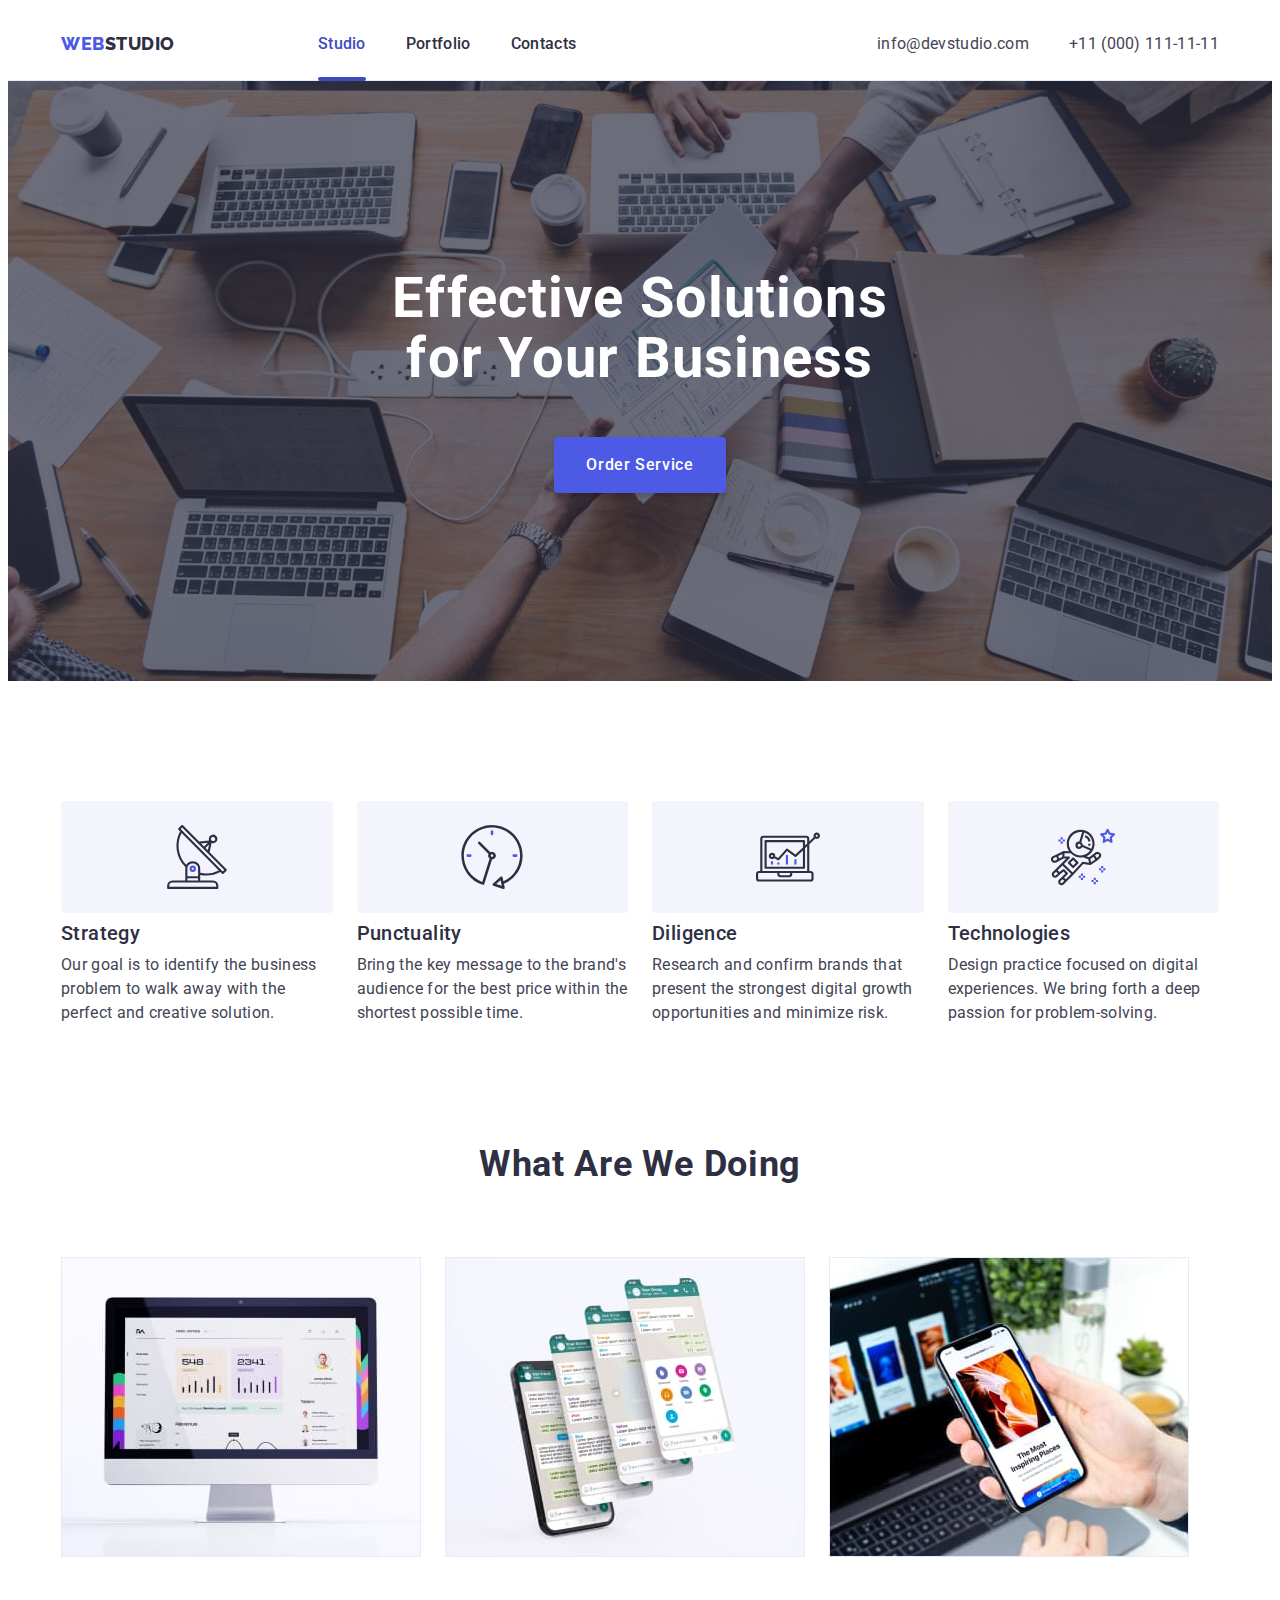
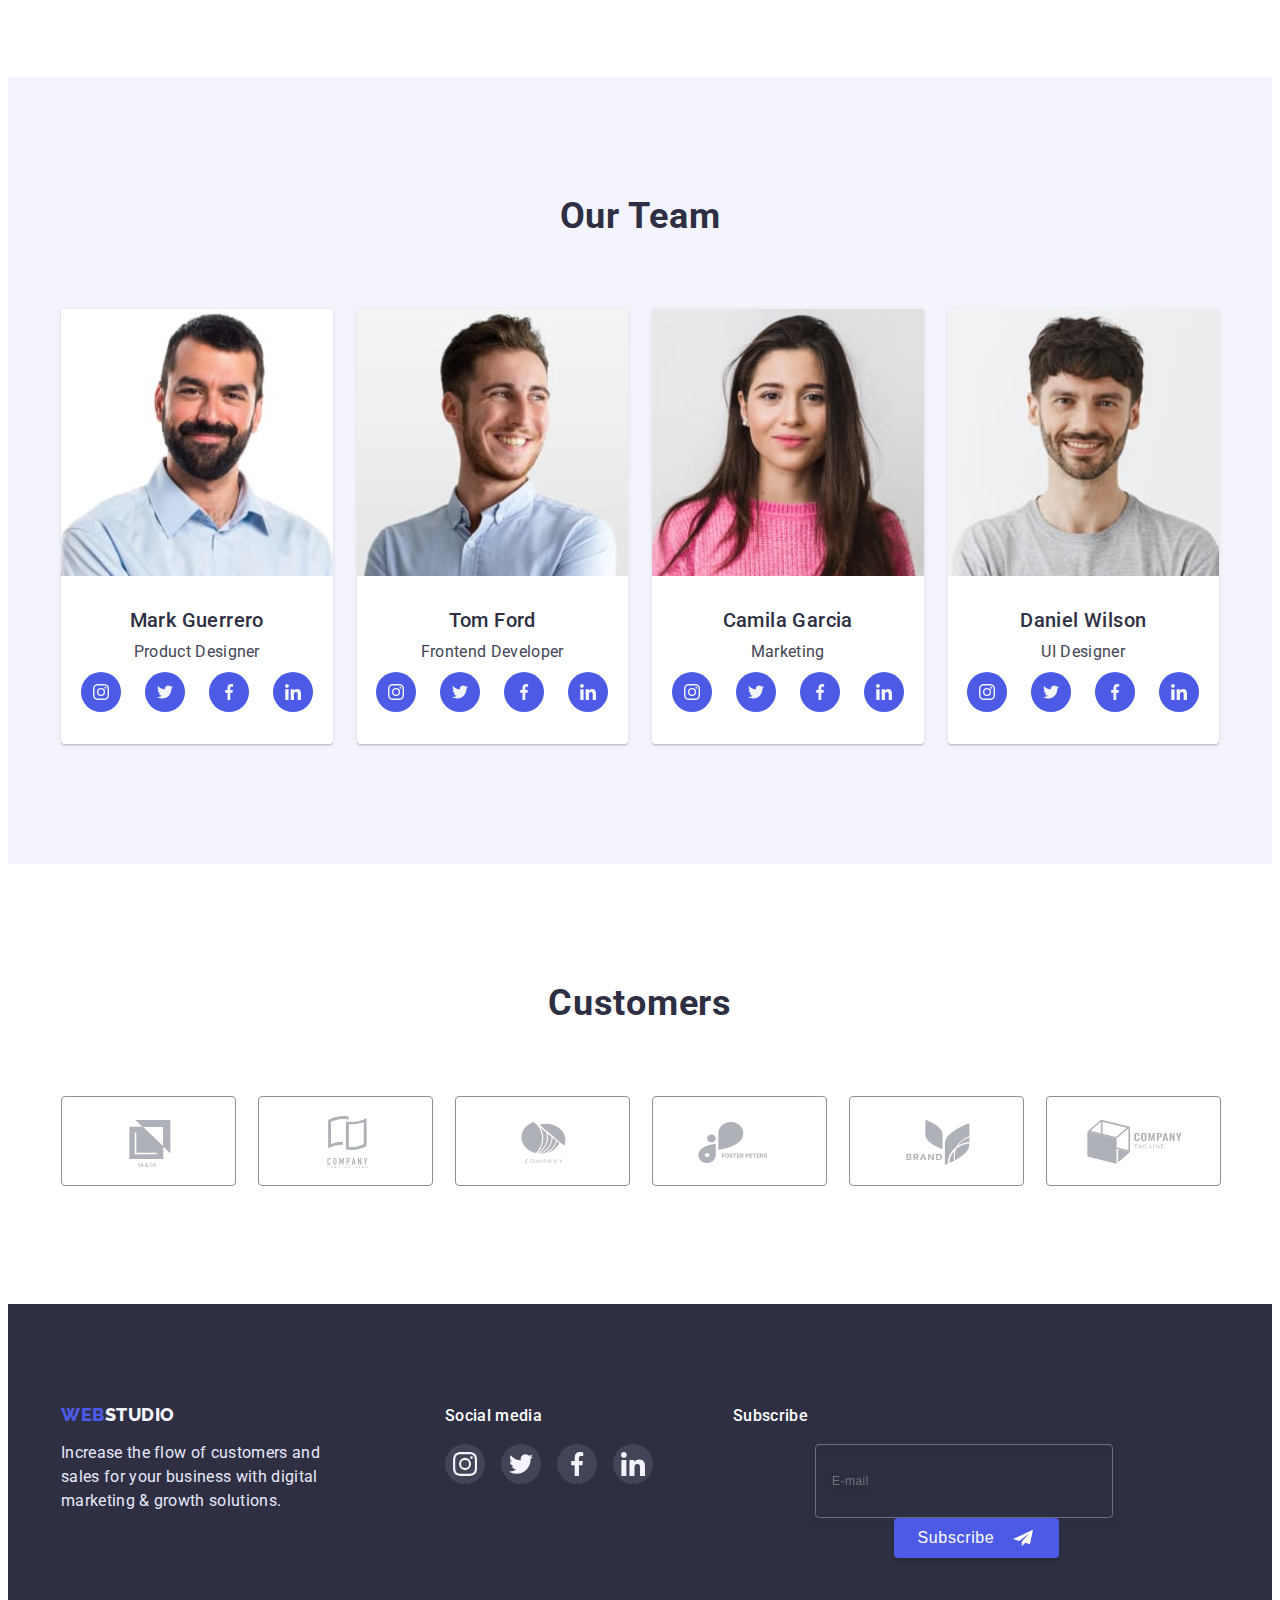
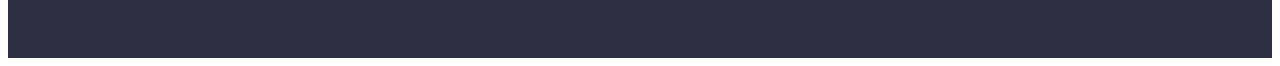
<file: index.html>
<!DOCTYPE html>
<html lang="en">
  <head>
    <meta charset="UTF-8" />
    <meta http-equiv="X-UA-Compatible" content="IE=edge" />
    <meta name="viewport" content="width=device-width, initial-scale=1.0" />
    <title>Main Page</title>
    <link rel="preconnect" href="https://fonts.googleapis.com" />
    <link rel="preconnect" href="https://fonts.gstatic.com" crossorigin />
    <link
      href="https://fonts.googleapis.com/css2?family=Raleway:wght@800&family=Roboto:wght@400;500;700&display=swap"
      rel="stylesheet"
    />
    <link
      rel="stylesheet"
      href="https://cdnjs.cloudflare.com/ajax/libs/modern-normalize/1.1.0/modern-normalize.min.css"
      integrity="sha512-wpPYUAdjBVSE4KJnH1VR1HeZfpl1ub8YT/NKx4PuQ5NmX2tKuGu6U/JRp5y+Y8XG2tV+wKQpNHVUX03MfMFn9Q=="
      crossorigin="anonymous"
      referrerpolicy="no-referrer"
    />
    <link rel="stylesheet" href="./css/styles.css" />
    <link rel="stylesheet" href="./css/mobile.css" />
    <link rel="stylesheet" href="./css/tablet.css" />
    <link rel="stylesheet" href="./css/desktop.css" />
  </head>

  <body class="body">
    <!-- comment header -->
    <header class="header">
      <div class="container header-container">
        <nav class="header-navigation">
          <a href="./index.html" class="heder-logo link"
            ><span class="header-part-logo">web</span>STUDIO</a
          >
          <ul class="header-list list">
            <li class="header-item">
              <a class="header-link link current" href="./index.html">Studio</a>
            </li>
            <li class="header-item">
              <a class="header-link link" href="./portfolio.html">Portfolio</a>
            </li>
            <li class="header-item">
              <a class="header-link link" href="">Contacts</a>
            </li>
          </ul>
        </nav>
        <ul class="header-contacts list">
          <li class="header-contacts-mail">
            <a class="header-mail link" href="mailto:info@devstudio.com"
              >info@devstudio.com</a
            >
          </li>
          <li class="header-contacts-tel">
            <a class="header-tel link" href="tel:+110001111111"
              >+11 (000) 111-11-11</a
            >
          </li>
        </ul>
        <button type="button" class="menu-open" data-menu-open>
          <svg class="menu-open-icon" width="32" height="22">
            <use
              href="./images/symbol-defs.svg#icon-charm_menu-hamburger"
            ></use>
          </svg>
        </button>
      </div>

      <div class="mob-menu is-hidden" data-menu>
        <div class="container-mob-menu">
          <div class="mob-menu-top">
            <button type="button" class="menu-close" data-menu-close>
              <svg class="menu-close-icon" width="8" height="8">
                <use href="./images/symbol-defs.svg#icon-Vector"></use>
              </svg>
            </button>
            <nav>
              <ul class="mob-menu-list list">
                <li class="mob-menu-item">
                  <a class="mob-menu-link link current" href="./index.html"
                    >Studio</a
                  >
                </li>
                <li class="mob-menu-item">
                  <a class="mob-menu-link link" href="./portfolio.html"
                    >Portfolio</a
                  >
                </li>
                <li class="mob-menu-item">
                  <a class="mob-menu-link link" href="">Contacts</a>
                </li>
              </ul>
            </nav>
          </div>
          <div class="mob-menu-botton">
            <ul class="mob-menu-contacts list">
              <li class="mob-menu-contacts-tel">
                <a class="mob-menu-tel link" href="tel:+110001111111"
                  >+11 (000) 111-11-11</a
                >
              </li>
              <li class="mob-menu-contacts-mail">
                <a class="mob-menu-mail link" href="mailto:info@devstudio.com"
                  >info@devstudio.com</a
                >
              </li>
            </ul>
            <ul class="mob-soc-list list">
              <li class="mob-soc-item">
                <a href="" class="mob-soc-link link">
                  <svg class="mob-soc-icon" width="16" height="16">
                    <use href="./images/symbol-defs.svg#icon-instagram"></use>
                  </svg>
                </a>
              </li>
              <li class="mob-soc-item">
                <a href="" class="mob-soc-link link">
                  <svg class="mob-soc-icon" width="16" height="16">
                    <use href="./images/symbol-defs.svg#icon-twitter"></use>
                  </svg>
                </a>
              </li>
              <li class="mob-soc-item">
                <a href="" class="mob-soc-link link">
                  <svg class="mob-soc-icon" width="16" height="16">
                    <use href="./images/symbol-defs.svg#icon-facebook"></use>
                  </svg>
                </a>
              </li>
              <li class="mob-soc-item">
                <a href="" class="mob-soc-link link">
                  <svg class="mob-soc-icon" width="16" height="16">
                    <use href="./images/symbol-defs.svg#icon-linkedin"></use>
                  </svg>
                </a>
              </li>
            </ul>
          </div>
        </div>
      </div>
    </header>
    <!-- comment main -->
    <main class="main">
      <!-- comment section 0 -->
      <section class="hero">
        <div class="container container-hero">
          <h1 class="hero-title">Effective Solutions for Your Business</h1>
          <button type="button" class="hero-btn" data-modal-open>
            Order Service
          </button>
        </div>
      </section>
      <!-- comment section 1 -->
      <section class="features section">
        <div class="container">
          <h2 class="visually-hidden">our features</h2>
          <ul class="features-list list">
            <li class="features-item antenna">
              <h3 class="features-title">Strategy</h3>
              <p class="features-after-title">
                Our goal is to identify the business problem to walk away with
                the perfect and creative solution.
              </p>
            </li>
            <li class="features-item clock">
              <h3 class="features-title">Punctuality</h3>
              <p class="features-after-title">
                Bring the key message to the brand's audience for the best price
                within the shortest possible time.
              </p>
            </li>
            <li class="features-item diagram">
              <h3 class="features-title">Diligence</h3>
              <p class="features-after-title">
                Research and confirm brands that present the strongest digital
                growth opportunities and minimize risk.
              </p>
            </li>
            <li class="features-item astronaut">
              <h3 class="features-title">Technologies</h3>
              <p class="features-after-title">
                Design practice focused on digital experiences. We bring forth a
                deep passion for problem-solving.
              </p>
            </li>
          </ul>
        </div>
      </section>
      <!-- comment section 2 -->
      <section class="examples section">
        <div class="container">
          <h2 class="examples-title">What are we doing</h2>
          <ul class="examples-list list">
            <li class="examples-item">
              <img
                src="./images/img0.jpg"
                alt="monitor"
                srcset="./images/img0.jpg 1x, ./images/img0-2x.jpg 2x"
                width="360"
                height="300"
              />
            </li>
            <li class="examples-item">
              <img
                src="./images/img1.jpg"
                alt="phone"
                srcset="./images/img1.jpg 1x, ./images/img1-2x.jpg 2x"
                width="360"
                height="300"
              />
            </li>
            <li class="examples-item">
              <img
                src="./images/img2.jpg"
                alt="monitor + phone"
                srcset="./images/img2.jpg 1x, ./images/img2-2x.jpg 2x"
                width="360"
                height="300"
              />
            </li>
          </ul>
        </div>
      </section>
      <!-- comment section 3 -->
      <section class="team section">
        <div class="container">
          <h2 class="team-title">Our Team</h2>
          <ul class="team-list list">
            <li class="team-item">
              <img
                src="./images/photoMarkGuerrero.jpg"
                alt="photo Mark Guerrero"
                srcset="
                  ./images/photoMarkGuerrero.jpg    1x,
                  ./images/photoMarkGuerrero-2x.jpg 2x
                "
                width="264"
                height="260"
              />
              <h3 class="team-subtitle">Mark Guerrero</h3>
              <p class="team-after-subtitle">Product Designer</p>
              <ul class="team-soc-list list">
                <li class="team-soc-item">
                  <a href="" class="team-soc-link link">
                    <svg class="team-soc-icon" width="16" height="16">
                      <use href="./images/symbol-defs.svg#icon-instagram"></use>
                    </svg>
                  </a>
                </li>
                <li class="team-soc-item">
                  <a href="" class="team-soc-link link">
                    <svg class="team-soc-icon" width="16" height="16">
                      <use href="./images/symbol-defs.svg#icon-twitter"></use>
                    </svg>
                  </a>
                </li>
                <li class="team-soc-item">
                  <a href="" class="team-soc-link link">
                    <svg class="team-soc-icon" width="16" height="16">
                      <use href="./images/symbol-defs.svg#icon-facebook"></use>
                    </svg>
                  </a>
                </li>
                <li class="team-soc-item">
                  <a href="" class="team-soc-link link">
                    <svg class="team-soc-icon" width="16" height="16">
                      <use href="./images/symbol-defs.svg#icon-linkedin"></use>
                    </svg>
                  </a>
                </li>
              </ul>
            </li>
            <li class="team-item">
              <img
                src="./images/photoTomFord.jpg"
                alt="photo Tom Ford"
                srcset="
                  ./images/photoTomFord.jpg    1x,
                  ./images/photoTomFord-2x.jpg 2x
                "
                width="264"
                height="260"
              />
              <h3 class="team-subtitle">Tom Ford</h3>
              <p class="team-after-subtitle">Frontend Developer</p>
              <ul class="team-soc-list list">
                <li class="team-soc-item">
                  <a href="" class="team-soc-link link">
                    <svg class="team-soc-icon" width="16" height="16">
                      <use href="./images/symbol-defs.svg#icon-instagram"></use>
                    </svg>
                  </a>
                </li>
                <li class="team-soc-item">
                  <a href="" class="team-soc-link link">
                    <svg class="team-soc-icon" width="16" height="16">
                      <use href="./images/symbol-defs.svg#icon-twitter"></use>
                    </svg>
                  </a>
                </li>
                <li class="team-soc-item">
                  <a href="" class="team-soc-link link">
                    <svg class="team-soc-icon" width="16" height="16">
                      <use href="./images/symbol-defs.svg#icon-facebook"></use>
                    </svg>
                  </a>
                </li>
                <li class="team-soc-item">
                  <a href="" class="team-soc-link link">
                    <svg class="team-soc-icon" width="16" height="16">
                      <use href="./images/symbol-defs.svg#icon-linkedin"></use>
                    </svg>
                  </a>
                </li>
              </ul>
            </li>
            <li class="team-item">
              <img
                src="./images/photoCamilaGarcia.jpg"
                alt="photo Camila Garcia"
                srcset="
                  ./images/photoCamilaGarcia.jpg    1x,
                  ./images/photoCamilaGarcia-2x.jpg 2x
                "
                width="264"
                height="260"
              />
              <h3 class="team-subtitle">Camila Garcia</h3>
              <p class="team-after-subtitle">Marketing</p>
              <ul class="team-soc-list list">
                <li class="team-soc-item">
                  <a href="" class="team-soc-link link">
                    <svg class="team-soc-icon" width="16" height="16">
                      <use href="./images/symbol-defs.svg#icon-instagram"></use>
                    </svg>
                  </a>
                </li>
                <li class="team-soc-item">
                  <a href="" class="team-soc-link link">
                    <svg class="team-soc-icon" width="16" height="16">
                      <use href="./images/symbol-defs.svg#icon-twitter"></use>
                    </svg>
                  </a>
                </li>
                <li class="team-soc-item">
                  <a href="" class="team-soc-link link">
                    <svg class="team-soc-icon" width="16" height="16">
                      <use href="./images/symbol-defs.svg#icon-facebook"></use>
                    </svg>
                  </a>
                </li>
                <li class="team-soc-item">
                  <a href="" class="team-soc-link link">
                    <svg class="team-soc-icon" width="16" height="16">
                      <use href="./images/symbol-defs.svg#icon-linkedin"></use>
                    </svg>
                  </a>
                </li>
              </ul>
            </li>
            <li class="team-item">
              <img
                src="./images/photoDanielWilson.jpg"
                alt="photo Daniel Wilson"
                srcset="
                  ./images/photoDanielWilson.jpg    1x,
                  ./images/photoDanielWilson-2x.jpg 2x
                "
                width="264"
                height="260"
              />
              <h3 class="team-subtitle">Daniel Wilson</h3>
              <p class="team-after-subtitle">UI Designer</p>
              <ul class="team-soc-list list">
                <li class="team-soc-item">
                  <a href="" class="team-soc-link link">
                    <svg class="team-soc-icon" width="16" height="16">
                      <use href="./images/symbol-defs.svg#icon-instagram"></use>
                    </svg>
                  </a>
                </li>
                <li class="team-soc-item">
                  <a href="" class="team-soc-link link">
                    <svg class="team-soc-icon" width="16" height="16">
                      <use href="./images/symbol-defs.svg#icon-twitter"></use>
                    </svg>
                  </a>
                </li>
                <li class="team-soc-item">
                  <a href="" class="team-soc-link link">
                    <svg class="team-soc-icon" width="16" height="16">
                      <use href="./images/symbol-defs.svg#icon-facebook"></use>
                    </svg>
                  </a>
                </li>
                <li class="team-soc-item">
                  <a href="" class="team-soc-link link">
                    <svg class="team-soc-icon" width="16" height="16">
                      <use href="./images/symbol-defs.svg#icon-linkedin"></use>
                    </svg>
                  </a>
                </li>
              </ul>
            </li>
          </ul>
        </div>
      </section>
    </main>
    <!-- comment section 4 -->
    <section class="customers section">
      <div class="container">
        <h2 class="customers-title">Customers</h2>
        <ul class="customers-list list">
          <li class="customers-item">
            <a href="" class="customers-link link">
              <svg class="customer-icon" width="104" height="56">
                <use href="./images/symbol-defs.svg#icon-Logo-0"></use>
              </svg>
            </a>
          </li>
          <li class="customers-item">
            <a href="" class="customers-link link">
              <svg class="customer-icon" width="104" height="56">
                <use href="./images/symbol-defs.svg#icon-Logo-1"></use>
              </svg>
            </a>
          </li>
          <li class="customers-item">
            <a href="" class="customers-link link">
              <svg class="customer-icon" width="104" height="56">
                <use href="./images/symbol-defs.svg#icon-Logo-2"></use>
              </svg>
            </a>
          </li>
          <li class="customers-item">
            <a href="" class="customers-link link">
              <svg class="customer-icon" width="104" height="56">
                <use href="./images/symbol-defs.svg#icon-Logo-3"></use>
              </svg>
            </a>
          </li>
          <li class="customers-item">
            <a href="" class="customers-link link">
              <svg class="customer-icon" width="104" height="56">
                <use href="./images/symbol-defs.svg#icon-Logo-4"></use>
              </svg>
            </a>
          </li>
          <li class="customers-item">
            <a href="" class="customers-link link">
              <svg class="customer-icon" width="104" height="56">
                <use href="./images/symbol-defs.svg#icon-Logo-5"></use>
              </svg>
            </a>
          </li>
        </ul>
      </div>
    </section>
    <!-- comment footer -->
    <footer class="footer">
      <div class="container footer-contacts">
        <div class="footer-tab">
          <div class="footer-first-colum">
            <a class="footer-logo link" href="./index.html"
              ><span class="footer-logo-web">web</span>studio</a
            >
            <div class="footer-logo-text">
              <p class="footer-text">
                Increase the flow of customers and sales for your business with
                digital marketing & growth solutions.
              </p>
            </div>
          </div>
          <div class="footer-soc">
            <div class="footer-media">
              <p class="media">Social media</p>
            </div>
            <ul class="footer-soc-list list">
              <li class="footer-soc-item">
                <a href="" class="footer-soc-link link">
                  <svg class="footer-soc-icon" width="24" height="24">
                    <use href="./images/symbol-defs.svg#icon-instagram"></use>
                  </svg>
                </a>
              </li>
              <li class="footer-soc-item">
                <a href="" class="footer-soc-link link">
                  <svg class="footer-soc-icon" width="24" height="24">
                    <use href="./images/symbol-defs.svg#icon-twitter"></use>
                  </svg>
                </a>
              </li>
              <li class="footer-soc-item">
                <a href="" class="footer-soc-link link">
                  <svg class="footer-soc-icon" width="24" height="24">
                    <use href="./images/symbol-defs.svg#icon-facebook"></use>
                  </svg>
                </a>
              </li>
              <li class="footer-soc-item">
                <a href="" class="footer-soc-link link">
                  <svg class="footer-soc-icon" width="24" height="24">
                    <use href="./images/symbol-defs.svg#icon-linkedin"></use>
                  </svg>
                </a>
              </li>
            </ul>
          </div>
        </div>
        <div class="subscribe-footer">
          <div class="subscribe-tab">
            <div class="subscribe">
              <p class="subscribe-media">Subscribe</p>
            </div>
            <div class="subscribe-fild">
              <form class="subscribe-form">
                <label for="subscribe-email" class="subscribe-text"></label>
                <input
                  type="email"
                  name="user-email"
                  class="subscribe-input"
                  placeholder="E-mail"
                  required
                />
                <div class="subscribe-wrap">
                  <button type="submit" class="subscribe-button">
                    Subscribe
                  </button>
                  <svg class="subscribe-icon" width="24" height="20">
                    <use href="./images/symbol-defs.svg#icon-icon-send"></use>
                  </svg>
                </div>
                <!-- </div> -->
              </form>
            </div>
          </div>
        </div>
      </div>
    </footer>
    <div class="backdrop is-hidden" data-modal>
      <!-- is-hidden -->
      <div class="modal">
        <button type="button" class="modal-close" data-modal-close>
          <svg class="modal-close-icon" width="8" height="8">
            <use href="./images/symbol-defs.svg#icon-Vector"></use>
          </svg>
        </button>
        <p class="modal-title">Leave your contacts and we will call you back</p>
        <form class="modal-form">
          <div class="modal-fild">
            <label for="user-name" class="input-text">Name</label>
            <div class="input-wrap">
              <input
                type="text"
                name="user-name"
                class="modal-input"
                placeholder=""
                required
              />
              <svg class="input-icon" width="18" height="18">
                <use href="./images/symbol-defs.svg#icon-person"></use>
              </svg>
            </div>
          </div>
          <div class="modal-fild">
            <label for="user-phone" class="input-text">Phone</label>
            <div class="input-wrap">
              <input
                type="tel"
                name="user-phone"
                class="modal-input"
                placeholder=""
                required
              />
              <svg class="input-icon" width="18" height="24">
                <use href="./images/symbol-defs.svg#icon-phone"></use>
              </svg>
            </div>
          </div>
          <div class="modal-fild">
            <label for="user-email" class="input-text">Email</label>
            <div class="input-wrap">
              <input
                type="email"
                name="user-email"
                class="modal-input"
                placeholder=""
                required
              />
              <svg class="input-icon" width="18" height="24">
                <use href="./images/symbol-defs.svg#icon-email"></use>
              </svg>
            </div>
          </div>
          <div class="modal-fild">
            <label for="user-text" class="input-text">Comment</label>
            <textarea
              name="user-text"
              id="user-text"
              class="modal-comment"
              placeholder="Text input"
            ></textarea>
          </div>
          <div class="modal-fild">
            <input
              type="checkbox"
              name="privacy"
              id="privacy"
              value="true"
              class="input-check visually-hidden"
            />
            <label for="privacy" class="check-text">
              <span>
                <svg class="check-icon" width="10" height="8">
                  <use href="./images/symbol-defs.svg#icon-Vectorcheck-1"></use>
                </svg>
              </span>
              I accept the terms and conditions of the
              <a href="" class="privacy">Privacy Policy</a>
            </label>
          </div>
          <div class="submit-button1">
            <button type="submit" class="submit-button">Send</button>
          </div>
        </form>
      </div>
    </div>
    <script src="./js/modal.js"></script>
    <script src="./js/menu.js"></script>
  </body>
</html>
</file>
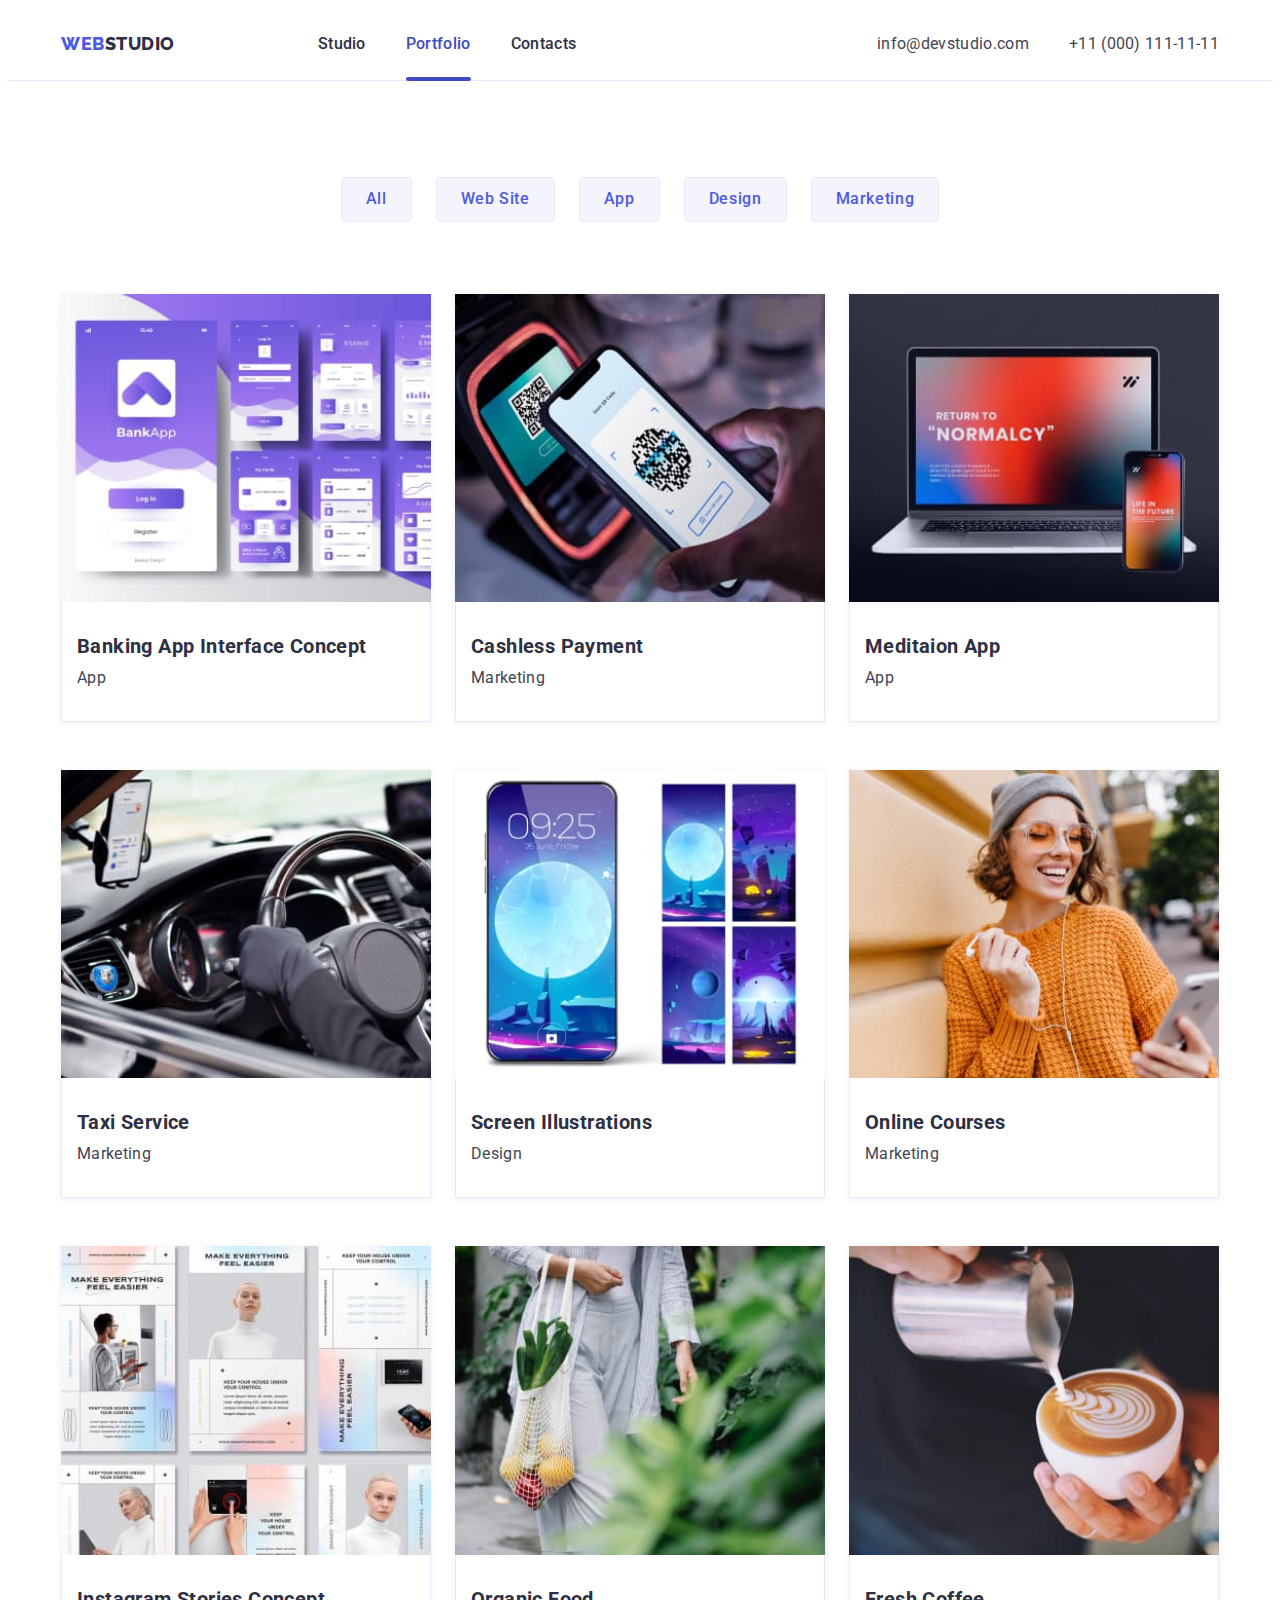
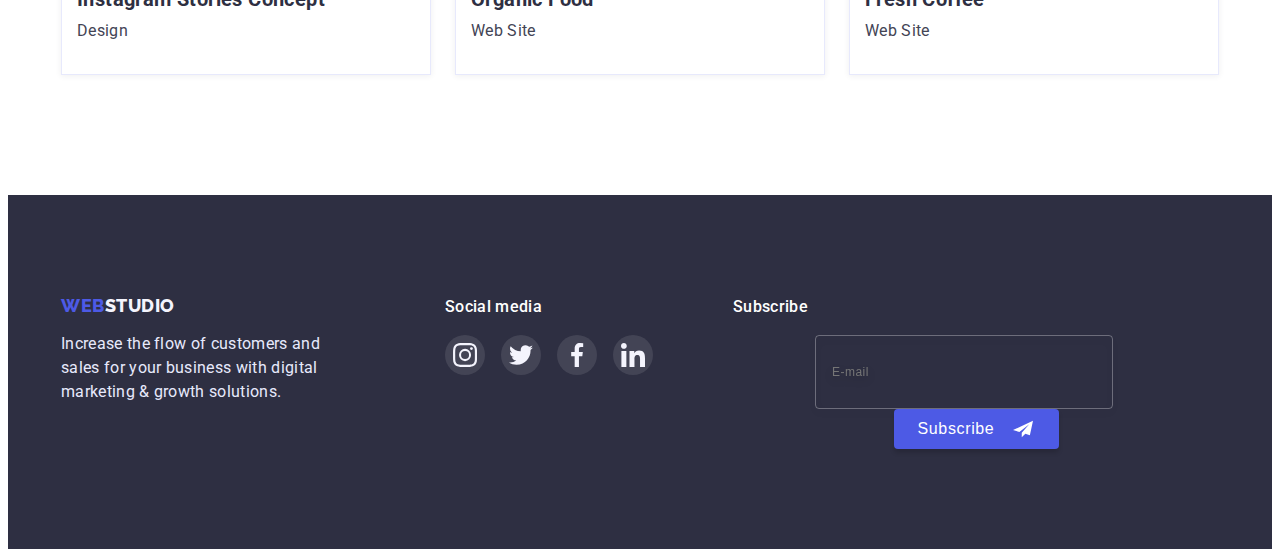
<file: portfolio.html>
<!DOCTYPE html>
<html lang="en">
  <head>
    <meta charset="UTF-8" />
    <meta http-equiv="X-UA-Compatible" content="IE=edge" />
    <meta name="viewport" content="width=device-width, initial-scale=1.0" />
    <title>Portfolio</title>
    <link rel="preconnect" href="https://fonts.googleapis.com" />
    <link rel="preconnect" href="https://fonts.gstatic.com" crossorigin />
    <link
      href="https://fonts.googleapis.com/css2?family=Raleway:wght@800&family=Roboto:wght@400;500;700&display=swap"
      rel="stylesheet"
    />
    <link
      rel="stylesheet"
      href="https://cdnjs.cloudflare.com/ajax/libs/modern-normalize/1.1.0/modern-normalize.min.css"
      integrity="sha512-wpPYUAdjBVSE4KJnH1VR1HeZfpl1ub8YT/NKx4PuQ5NmX2tKuGu6U/JRp5y+Y8XG2tV+wKQpNHVUX03MfMFn9Q=="
      crossorigin="anonymous"
      referrerpolicy="no-referrer"
    />
    <link rel="stylesheet" href="./css/styles.css" />
    <link rel="stylesheet" href="./css/mobile.css" />
    <link rel="stylesheet" href="./css/tablet.css" />
    <link rel="stylesheet" href="./css/desktop.css" />
  </head>

  <body class="body">
    <!-- comment header -->
    <header class="header">
      <div class="container header-container">
        <nav class="header-navigation">
          <a href="./index.html" class="heder-logo link"
            ><span class="header-part-logo">web</span>STUDIO</a
          >
          <ul class="header-list list">
            <li class="header-item">
              <a class="header-link link" href="./index.html">Studio</a>
            </li>
            <li class="header-item">
              <a class="header-link link current" href="./portfolio.html"
                >Portfolio</a
              >
            </li>
            <li class="header-item">
              <a class="header-link link" href="">Contacts</a>
            </li>
          </ul>
        </nav>
        <ul class="header-contacts list">
          <li class="header-contacts-mail">
            <a class="header-mail link" href="mailto:info@devstudio.com"
              >info@devstudio.com</a
            >
          </li>
          <li class="header-contacts-tel">
            <a class="header-tel link" href="tel:+110001111111"
              >+11 (000) 111-11-11</a
            >
          </li>
        </ul>
        <button type="button" class="menu-open" data-menu-open>
          <svg class="menu-open-icon" width="32" height="22">
            <use
              href="./images/symbol-defs.svg#icon-charm_menu-hamburger"
            ></use>
          </svg>
        </button>
      </div>
      <div class="mob-menu is-hidden" data-menu>
        <div class="container-mob-menu">
          <div class="mob-menu-top">
            <button type="button" class="menu-close" data-menu-close>
              <svg class="menu-close-icon" width="8" height="8">
                <use href="./images/symbol-defs.svg#icon-Vector"></use>
              </svg>
            </button>
            <nav>
              <ul class="mob-menu-list list">
                <li class="mob-menu-item">
                  <a class="mob-menu-link link" href="./index.html">Studio</a>
                </li>
                <li class="mob-menu-item">
                  <a class="mob-menu-link link current" href="./portfolio.html"
                    >Portfolio</a
                  >
                </li>
                <li class="mob-menu-item">
                  <a class="mob-menu-link link" href="">Contacts</a>
                </li>
              </ul>
            </nav>
          </div>
          <div class="mob-menu-botton">
            <ul class="mob-menu-contacts list">
              <li class="mob-menu-contacts-tel">
                <a class="mob-menu-tel link" href="tel:+110001111111"
                  >+11 (000) 111-11-11</a
                >
              </li>
              <li class="mob-menu-contacts-mail">
                <a class="mob-menu-mail link" href="mailto:info@devstudio.com"
                  >info@devstudio.com</a
                >
              </li>
            </ul>
            <ul class="mob-soc-list list">
              <li class="mob-soc-item">
                <a href="" class="mob-soc-link link">
                  <svg class="mob-soc-icon" width="16" height="16">
                    <use href="./images/symbol-defs.svg#icon-instagram"></use>
                  </svg>
                </a>
              </li>
              <li class="mob-soc-item">
                <a href="" class="mob-soc-link link">
                  <svg class="mob-soc-icon" width="16" height="16">
                    <use href="./images/symbol-defs.svg#icon-twitter"></use>
                  </svg>
                </a>
              </li>
              <li class="mob-soc-item">
                <a href="" class="mob-soc-link link">
                  <svg class="mob-soc-icon" width="16" height="16">
                    <use href="./images/symbol-defs.svg#icon-facebook"></use>
                  </svg>
                </a>
              </li>
              <li class="mob-soc-item">
                <a href="" class="mob-soc-link link">
                  <svg class="mob-soc-icon" width="16" height="16">
                    <use href="./images/symbol-defs.svg#icon-linkedin"></use>
                  </svg>
                </a>
              </li>
            </ul>
          </div>
        </div>
      </div>
    </header>
    <!-- comment main -->
    <main class="portfolio-main">
      <section class="portfolio section">
        <div class="container">
          <h1 class="visually-hidden">Portfolio</h1>
          <h2 class="visually-hidden">Filters</h2>
          <ul class="filters-list list">
            <li class="filters-item">
              <button type="button" class="filters-btn">All</button>
            </li>
            <li class="filters-item">
              <button type="button" class="filters-btn">Web Site</button>
            </li>
            <li class="filters-item">
              <button type="button" class="filters-btn">App</button>
            </li>
            <li class="filters-item">
              <button type="button" class="filters-btn">Design</button>
            </li>
            <li class="filters-item">
              <button type="button" class="filters-btn">Marketing</button>
            </li>
          </ul>
          <h2 class="visually-hidden">Services</h2>
          <ul class="services-list list">
            <li class="services-item">
              <div class="services-list-wrap">
                <picture>
                  <source
                    srcset="
                      ./images/portfolio-img0.jpg    1x,
                      ./images/portfolio-img0-2x.jpg 2x
                    "
                    media="(min-width: 1200px)"
                  />
                  <source
                    srcset="
                      ./images/portfolio-img0-tab.jpg    1x,
                      ./images/portfolio-img0-tab-2x.jpg 2x
                    "
                    media="(min-width: 768px)"
                  />
                  <source
                    srcset="
                      ./images/portfolio-img0-mob.jpg    1x,
                      ./images/portfolio-img0-mob-2x.jpg 2x
                    "
                    media="(min-width: 320px)"
                  />
                  <img
                    src="./images/portfolio-img0.jpg"
                    alt=""
                    width="396"
                    height="280"
                  />
                </picture>
                <p class="services-list-text">
                  14 Stylish and User-Friendly App Design Concepts · Task
                  Manager App · Calorie Tracker App · Exotic Fruit Ecommerce App
                  · Cloud Storage App
                </p>
              </div>
              <div class="box">
                <h3 class="services-title">Banking App Interface Concept</h3>
                <p class="services-pre-title">App</p>
              </div>
            </li>
            <li class="services-item">
              <div class="services-list-wrap">
                <picture>
                  <source
                    srcset="
                      ./images/portfolio-img1.jpg    1x,
                      ./images/portfolio-img1-2x.jpg 2x
                    "
                    media="(min-width: 1200px)"
                  />
                  <source
                    srcset="
                      ./images/portfolio-img1-tab.jpg    1x,
                      ./images/portfolio-img1-tab-2x.jpg 2x
                    "
                    media="(min-width: 768px)"
                  />
                  <source
                    srcset="
                      ./images/portfolio-img1-mob.jpg    1x,
                      ./images/portfolio-img1-mob-2x.jpg 2x
                    "
                    media="(min-width: 320px)"
                  />
                  <img
                    src="./images/portfolio-img1.jpg"
                    alt=""
                    width="396"
                    height="280"
                  />
                </picture>
                <p class="services-list-text">
                  14 Stylish and User-Friendly App Design Concepts · Task
                  Manager App · Calorie Tracker App · Exotic Fruit Ecommerce App
                  · Cloud Storage App
                </p>
              </div>
              <div class="box">
                <h3 class="services-title">Cashless Payment</h3>
                <p class="services-pre-title">Marketing</p>
              </div>
            </li>
            <li class="services-item">
              <div class="services-list-wrap">
                <picture>
                  <source
                    srcset="
                      ./images/portfolio-img2.jpg    1x,
                      ./images/portfolio-img2-2x.jpg 2x
                    "
                    media="(min-width: 1200px)"
                  />
                  <source
                    srcset="
                      ./images/portfolio-img2-tab.jpg    1x,
                      ./images/portfolio-img2-tab-2x.jpg 2x
                    "
                    media="(min-width: 768px)"
                  />
                  <source
                    srcset="
                      ./images/portfolio-img2-mob.jpg    1x,
                      ./images/portfolio-img2-mob-2x.jpg 2x
                    "
                    media="(min-width: 320px)"
                  />
                  <img
                    src="./images/portfolio-img2.jpg"
                    alt=""
                    width="396"
                    height="280"
                  />
                </picture>
                <p class="services-list-text">
                  14 Stylish and User-Friendly App Design Concepts · Task
                  Manager App · Calorie Tracker App · Exotic Fruit Ecommerce App
                  · Cloud Storage App
                </p>
              </div>
              <div class="box">
                <h3 class="services-title">Meditaion App</h3>
                <p class="services-pre-title">App</p>
              </div>
            </li>
            <li class="services-item">
              <div class="services-list-wrap">
                <picture>
                  <source
                    srcset="
                      ./images/portfolio-img3.jpg    1x,
                      ./images/portfolio-img3-2x.jpg 2x
                    "
                    media="(min-width: 1200px)"
                  />
                  <source
                    srcset="
                      ./images/portfolio-img3-tab.jpg    1x,
                      ./images/portfolio-img3-tab-2x.jpg 2x
                    "
                    media="(min-width: 768px)"
                  />
                  <source
                    srcset="
                      ./images/portfolio-img3-mob.jpg    1x,
                      ./images/portfolio-img3-mob-2x.jpg 2x
                    "
                    media="(min-width: 320px)"
                  />
                  <img
                    src="./images/portfolio-img3.jpg"
                    alt=""
                    width="396"
                    height="280"
                  />
                </picture>
                <p class="services-list-text">
                  14 Stylish and User-Friendly App Design Concepts · Task
                  Manager App · Calorie Tracker App · Exotic Fruit Ecommerce App
                  · Cloud Storage App
                </p>
              </div>
              <div class="box">
                <h3 class="services-title">Taxi Service</h3>
                <p class="services-pre-title">Marketing</p>
              </div>
            </li>
            <li class="services-item">
              <div class="services-list-wrap">
                <picture>
                  <source
                    srcset="
                      ./images/portfolio-img4.jpg    1x,
                      ./images/portfolio-img4-2x.jpg 2x
                    "
                    media="(min-width: 1200px)"
                  />
                  <source
                    srcset="
                      ./images/portfolio-img4-tab.jpg    1x,
                      ./images/portfolio-img4-tab-2x.jpg 2x
                    "
                    media="(min-width: 768px)"
                  />
                  <source
                    srcset="
                      ./images/portfolio-img4-mob.jpg    1x,
                      ./images/portfolio-img4-mob-2x.jpg 2x
                    "
                    media="(min-width: 320px)"
                  />
                  <img
                    src="./images/portfolio-img4.jpg"
                    alt=""
                    width="396"
                    height="280"
                  />
                </picture>
                <p class="services-list-text">
                  14 Stylish and User-Friendly App Design Concepts · Task
                  Manager App · Calorie Tracker App · Exotic Fruit Ecommerce App
                  · Cloud Storage App
                </p>
              </div>
              <div class="box">
                <h3 class="services-title">Screen Illustrations</h3>
                <p class="services-pre-title">Design</p>
              </div>
            </li>
            <li class="services-item">
              <div class="services-list-wrap">
                <picture>
                  <source
                    srcset="
                      ./images/portfolio-img5.jpg    1x,
                      ./images/portfolio-img5-2x.jpg 2x
                    "
                    media="(min-width: 1200px)"
                  />
                  <source
                    srcset="
                      ./images/portfolio-img5-tab.jpg    1x,
                      ./images/portfolio-img5-tab-2x.jpg 2x
                    "
                    media="(min-width: 768px)"
                  />
                  <source
                    srcset="
                      ./images/portfolio-img5-mob.jpg    1x,
                      ./images/portfolio-img5-mob-2x.jpg 2x
                    "
                    media="(min-width: 320px)"
                  />
                  <img
                    src="./images/portfolio-img5.jpg"
                    alt=""
                    width="396"
                    height="280"
                  />
                </picture>
                <p class="services-list-text">
                  14 Stylish and User-Friendly App Design Concepts · Task
                  Manager App · Calorie Tracker App · Exotic Fruit Ecommerce App
                  · Cloud Storage App
                </p>
              </div>
              <div class="box">
                <h3 class="services-title">Online Courses</h3>
                <p class="services-pre-title">Marketing</p>
              </div>
            </li>
            <li class="services-item">
              <div class="services-list-wrap">
                <picture>
                  <source
                    srcset="
                      ./images/portfolio-img6.jpg    1x,
                      ./images/portfolio-img6-2x.jpg 2x
                    "
                    media="(min-width: 1200px)"
                  />
                  <source
                    srcset="
                      ./images/portfolio-img6-tab.jpg    1x,
                      ./images/portfolio-img6-tab-2x.jpg 2x
                    "
                    media="(min-width: 768px)"
                  />
                  <source
                    srcset="
                      ./images/portfolio-img6-mob.jpg    1x,
                      ./images/portfolio-img6-mob-2x.jpg 2x
                    "
                    media="(min-width: 320px)"
                  />
                  <img
                    src="./images/portfolio-img6.jpg"
                    alt=""
                    width="396"
                    height="280"
                  />
                </picture>
                <p class="services-list-text">
                  14 Stylish and User-Friendly App Design Concepts · Task
                  Manager App · Calorie Tracker App · Exotic Fruit Ecommerce App
                  · Cloud Storage App
                </p>
              </div>
              <div class="box">
                <h3 class="services-title">Instagram Stories Concept</h3>
                <p class="services-pre-title">Design</p>
              </div>
            </li>
            <li class="services-item">
              <div class="services-list-wrap">
                <picture>
                  <source
                    srcset="
                      ./images/portfolio-img7.jpg    1x,
                      ./images/portfolio-img7-2x.jpg 2x
                    "
                    media="(min-width: 1200px)"
                  />
                  <source
                    srcset="
                      ./images/portfolio-img7-tab.jpg    1x,
                      ./images/portfolio-img7-tab-2x.jpg 2x
                    "
                    media="(min-width: 768px)"
                  />
                  <source
                    srcset="
                      ./images/portfolio-img7-mob.jpg    1x,
                      ./images/portfolio-img7-mob-2x.jpg 2x
                    "
                    media="(min-width: 320px)"
                  />
                  <img
                    src="./images/portfolio-img7.jpg"
                    alt=""
                    width="396"
                    height="280"
                  />
                </picture>
                <p class="services-list-text">
                  14 Stylish and User-Friendly App Design Concepts · Task
                  Manager App · Calorie Tracker App · Exotic Fruit Ecommerce App
                  · Cloud Storage App
                </p>
              </div>
              <div class="box">
                <h3 class="services-title">Organic Food</h3>
                <p class="services-pre-title">Web Site</p>
              </div>
            </li>
            <li class="services-item">
              <div class="services-list-wrap">
                <picture>
                  <source
                    srcset="
                      ./images/portfolio-img8.jpg    1x,
                      ./images/portfolio-img8-2x.jpg 2x
                    "
                    media="(min-width: 1200px)"
                  />
                  <source
                    srcset="
                      ./images/portfolio-img8-tab.jpg    1x,
                      ./images/portfolio-img8-tab-2x.jpg 2x
                    "
                    media="(min-width: 768px)"
                  />
                  <source
                    srcset="
                      ./images/portfolio-img8-mob.jpg    1x,
                      ./images/portfolio-img8-mob-2x.jpg 2x
                    "
                    media="(min-width: 320px)"
                  />
                  <img
                    src="./images/portfolio-img8.jpg"
                    alt=""
                    width="396"
                    height="280"
                  />
                </picture>
                <p class="services-list-text">
                  14 Stylish and User-Friendly App Design Concepts · Task
                  Manager App · Calorie Tracker App · Exotic Fruit Ecommerce App
                  · Cloud Storage App
                </p>
              </div>
              <div class="box">
                <h3 class="services-title">Fresh Coffee</h3>
                <p class="services-pre-title">Web Site</p>
              </div>
            </li>
          </ul>
        </div>
      </section>
    </main>
    <footer class="footer">
      <div class="container footer-contacts">
        <div class="footer-tab">
          <div class="footer-first-colum">
            <a class="footer-logo link" href="./index.html"
              ><span class="footer-logo-web">web</span>studio</a
            >
            <div class="footer-logo-text">
              <p class="footer-text">
                Increase the flow of customers and sales for your business with
                digital marketing & growth solutions.
              </p>
            </div>
          </div>
          <div class="footer-soc">
            <div class="footer-media">
              <p class="media">Social media</p>
            </div>
            <ul class="footer-soc-list list">
              <li class="footer-soc-item">
                <a href="" class="footer-soc-link link">
                  <svg class="footer-soc-icon" width="24" height="24">
                    <use href="./images/symbol-defs.svg#icon-instagram"></use>
                  </svg>
                </a>
              </li>
              <li class="footer-soc-item">
                <a href="" class="footer-soc-link link">
                  <svg class="footer-soc-icon" width="24" height="24">
                    <use href="./images/symbol-defs.svg#icon-twitter"></use>
                  </svg>
                </a>
              </li>
              <li class="footer-soc-item">
                <a href="" class="footer-soc-link link">
                  <svg class="footer-soc-icon" width="24" height="24">
                    <use href="./images/symbol-defs.svg#icon-facebook"></use>
                  </svg>
                </a>
              </li>
              <li class="footer-soc-item">
                <a href="" class="footer-soc-link link">
                  <svg class="footer-soc-icon" width="24" height="24">
                    <use href="./images/symbol-defs.svg#icon-linkedin"></use>
                  </svg>
                </a>
              </li>
            </ul>
          </div>
        </div>
        <div class="subscribe-footer">
          <div class="subscribe-tab">
            <div class="subscribe">
              <p class="subscribe-media">Subscribe</p>
            </div>
            <div class="subscribe-fild">
              <form class="subscribe-form">
                <label for="subscribe-email" class="subscribe-text"></label>
                <input
                  type="email"
                  name="user-email"
                  class="subscribe-input"
                  placeholder="E-mail"
                  required
                />
                <div class="subscribe-wrap">
                  <button type="submit" class="subscribe-button">
                    Subscribe
                  </button>
                  <svg class="subscribe-icon" width="24" height="20">
                    <use href="./images/symbol-defs.svg#icon-icon-send"></use>
                  </svg>
                </div>
              </form>
            </div>
          </div>
        </div>
      </div>
    </footer>
    <script src="./js/menu.js"></script>
  </body>
</html>
</file>
<file: css/styles.css>
:root {
  --first-background-color: #ffffff;
  --first-white-color: #ffffff;
  --main-font-size: 16px;
  --main-font-weigth: 500;
  --main-letter-spacing: 0.02em;
  --main-body-color: #434455;
  --title-color: #2e2f42;
  --active-color: #4d5ae5;
  --background-gradient: linear-gradient(
    rgba(46, 47, 66, 0.7),
    rgba(46, 47, 66, 0.7)
  );
  --main-transition: 250ms cubic-bezier(0.4, 0, 0.2, 1);
}

p,
h1,
h2,
h3,
h4,
h5,
h6 {
  margin: 0;
}

ul {
  margin: 0;
  padding-left: 0;
}

img {
  display: block;
  width: 100%;
  max-width: 100%;
  height: auto;
}

body {
  font-family: "Roboto", sans-serif;
  color: var(--main-body-color);
}

.container {
  /* width: 1158px; */
  padding-left: 16px;
  padding-right: 16px;
  margin: 0 auto;
}

.visually-hidden {
  position: absolute;
  width: 1px;
  height: 1px;
  margin: -1px;
  border: 0;
  padding: 0;

  white-space: nowrap;
  clip-path: inset(100%);
  clip: rect(0 0 0 0);
  overflow: hidden;
}

.list {
  list-style: none;
}

.link {
  text-decoration: none;
}
.section {
  padding-top: 96px;
  padding-bottom: 96px;
}

.no-scroll {
  overflow: hidden;
}

/*------------- HEADER------------------------*/
.header {
  background-color: var(--first-background-color);
  display: flex;
  border-bottom: 1px solid #e7e9fc;
}

.header-container {
  display: flex;
  align-items: center;
  justify-content: center;
  width: 100%;
}

.header-navigation {
  display: flex;
  align-items: center;
  margin-right: auto;
  flex-wrap: wrap;
}

.heder-logo {
  font-family: "Raleway", sans-serif;
  font-weight: 800;
  font-size: 18px;
  line-height: 1.33;
  display: flex;
  align-items: center;
  letter-spacing: 0.03em;
  text-transform: uppercase;
  color: var(--title-color);
  margin-top: 24px;
  margin-right: 76px;
  margin-bottom: 24px;
}

.header-part-logo {
  color: var(--active-color);
}

.menu-open {
  width: 32px;
  height: 22px;
  padding: 0;
  background-color: transparent;
  border: none;
}

.menu-open-icon {
  stroke: rgba(46, 47, 66, 1);
}

@media screen and (max-width: 767px) {
  .header-list {
    display: none;
    gap: 0;
  }
}

.header-link {
  padding-top: 24px;
  padding-right: 20px;
  padding-bottom: 24px;
  padding-left: 20px;

  font-weight: var(--main-font-weigth);
  font-size: var(--main-font-size);
  line-height: 1.5;
  letter-spacing: var(--main-letter-spacing);
  color: var(--title-color);
  position: relative;
  transition: color var(--main-transition);
}

.header-link.current {
  color: #404bbf;
}

.mob-menu-link.current {
  color: #404bbf;
}

.header-link.current::after {
  content: "";
  position: absolute;
  width: calc(100% - 40px);
  height: 4px;
  background-color: #404bbf;
  color: #404bbf;
  left: 20px;
  bottom: -4px;
  border-radius: 2px;
}

.header-link:hover,
.header-link:focus {
  color: var(--main-body-color);
}

.header-link:active {
  color: var(--active-color);
}

@media screen and (max-width: 767px) {
  .header-contacts {
    display: none;
    margin-right: 0;
    gap: 40px;
  }
}

.header-mail {
  padding-top: 24px;
  padding-bottom: 24px;
  font-size: var(--main-font-size);
  line-height: 1.5;
  letter-spacing: var(--main-letter-spacing);
  color: var(--main-body-color);
  transition: color var(--main-transition);
}
.header-mail:hover,
.header-mail:focus {
  color: var(--active-color);
}

.header-tel {
  padding-top: 24px;
  padding-bottom: 24px;
  font-size: var(--main-font-size);
  line-height: 1.5;
  letter-spacing: var(--main-letter-spacing);
  color: var(--main-body-color);
  transition: color var(--main-transition);
}
.header-tel:hover,
.header-tel:focus {
  color: var(--active-color);
}

.container-mob-menu {
    height: 100%;
  display: flex;
  flex-direction: column;
  justify-content: space-between;
}

.mob-menu {
  position: fixed;
  top: 0;
  width: 100vw;
  height: 100vh;
  background-color: #ffffff;
  color: #2e2f42;
  z-index: 1;
  padding: 40px;
  overflow: auto;
}
.menu-close {
  fill: #000000;
  width: 24px;
  min-height: 24px;
  border: 1px solid rgba(0, 0, 0, 0.1);
  background-color: #e7e9fc;
  border-radius: 50%;
  display: flex;
  align-items: center;
  justify-content: center;
  cursor: pointer;
  margin-left: auto;
  transition: border-color var(--main-transition), fill var(--main-transition),
    background-color var(--main-transition);
  margin-bottom: 16px;
}

.mob-menu-item {
  margin-bottom: 40px;
}

.mob-menu-link {
  font-weight: 700;
  font-size: 36px;
  line-height: 1.11;
  letter-spacing: 0.02em;
  text-transform: capitalize;
  color: #2e2f42;
}

.mob-menu-contacts-mail {
  margin-top: 40px;
}
.mob-menu-mail {
  font-weight: 500;
  font-size: 20px;
  line-height: 1.2;

  color: #434455;
}
.mob-menu-contacts-tel {
  width: 100%;
}
.mob-menu-tel {
  font-weight: 500;
  font-size: 34px;
  line-height: 1.11;
  color: #4d5ae5;
  text-transform: capitalize;
}
.mob-soc-list {
  display: flex;
  justify-content: space-between;
  margin-top: 48px;

  /* margin-bottom: 48px; */
}
.mob-soc-item {
  width: 40px;
  height: 40px;
}
.mob-soc-link {
  width: 100%;
  height: 100%;
  background-color: #4d5ae5;
  border-radius: 50%;
  display: flex;
  align-items: center;
  justify-content: center;
  transition: background-color var(--main-transition);
}
.mob-soc-icon {
  fill: rgba(244, 244, 253, 1);
}
/*------------- HERO------------------------*/

.container-hero {
  padding-left: 0px;
  padding-right: 0px;
}

.hero {
  padding-top: 112px;
  padding-bottom: 112px;

  margin-left: auto;
  margin-right: auto;
  display: flex;
  background-color: var(--title-color);
  text-align: center;
  background-image: var(--background-gradient),
    url(../images/hero-image-mob.jpg);
  background-repeat: no-repeat;
  background-position: center;
  background-size: cover;
  max-width: 1440px;
}

@media (min-device-pixel-ratio: 2),
  (min-resolution: 192dpi),
  (min-resolution: 2dppx) {
  .hero {
    background-image: var(--background-gradient),
      url(../images/hero-image-mob-2x.jpg);
  }
}

.hero-title {
  margin-left: auto;
  margin-right: auto;
  width: 319px;
  height: 80px;
  margin-bottom: 72px;
  font-weight: 700;
  font-size: 36px;
  line-height: 1.11;
  letter-spacing: var(--main-letter-spacing);
  color: var(--first-white-color);
}

.hero-btn {
  border: none;
  min-width: 169px;
  padding: 16px 32px;
  font-family: "Roboto", sans-serif;
  font-weight: var(--main-font-weigth);
  font-size: var(--main-font-size);
  line-height: 1.5;
  background-color: #4d5ae5;
  letter-spacing: 0.04em;
  color: var(--first-white-color);
  cursor: pointer;
  box-shadow: 0px 4px 4px rgba(0, 0, 0, 0.15);
  border-radius: 4px;
  margin-left: auto;
  margin-right: auto;
  transition: background-color var(--main-transition),
    box-shadow var(--main-transition);
}

.hero-btn:active {
  background-color: #404bbf;
  box-shadow: 0px 4px 4px rgba(0, 0, 0, 0.15);
  border-radius: 4px;
}

.hero-btn:hover,
.hero-btn:focus {
  background-color: #404bbf;
  box-shadow: 0px 4px 4px rgba(0, 0, 0, 0.15);
  border-radius: 4px;
}
/*------------- FEATURES------------------------*/

.features-list {
  display: flex;
  flex-wrap: wrap;
   gap: 72px;
}

.features-title {
  font-weight: 700;
  font-size: 36px;
  line-height: 1.11;
  letter-spacing: var(--main-letter-spacing);
  color: var(--title-color);
  margin-bottom: 8px;
  text-align: center;
}

.features-after-title {
  font-size: var(--main-font-size);
  line-height: 1.5;
  letter-spacing: 0.02em;
  color: #434455;
}

/*------------- EXAMPLES------------------------*/

@media screen and (max-width: 1199px) {
  .examples {
    display: none;
  }
}

.examples {
  text-align: center;
  padding-top: 0;
}

.examples-title {
  width: 100%;
  font-weight: 700;
  font-size: 36px;
  line-height: 1.11;
  text-align: center;
  letter-spacing: var(--main-letter-spacing);
  text-transform: capitalize;
  color: var(--title-color);
  margin-bottom: 72px;
}

.examples-list {
  display: flex;
  gap: 24px;
}

/*------------- TEAM------------------------*/

.team {
  background-color: var(--first-background-color);
  background-color: #f4f4fd;
  padding-bottom: 128px;
}

.team-title {
  font-weight: 700;
  font-size: 36px;
  line-height: 1.11;
  text-align: center;
  letter-spacing: var(--main-letter-spacing);
  text-transform: capitalize;
  color: var(--title-color);
  margin-bottom: 72px;
}
.team-list {
  display: flex;
  flex-wrap: wrap;
  gap: 72px;
  background-color: #f4f4fd;
   justify-content: center;
}

.team-item {
  background-color: var(--first-background-color);
  box-shadow: 0px 1px 6px rgba(46, 47, 66, 0.08),
    0px 1px 1px rgba(46, 47, 66, 0.16), 0px 2px 1px rgba(46, 47, 66, 0.08);
  border-radius: 0px 0px 4px 4px;
}

.team-subtitle {
  font-weight: var(--main-font-weigth);
  font-size: 20px;
  line-height: 1.2;
  text-align: center;
  letter-spacing: var(--main-letter-spacing);
  color: var(--title-color);
  margin-top: 32px;
}

.team-after-subtitle {
  font-size: var(--main-font-size);
  line-height: 1.5;
  text-align: center;
  letter-spacing: var(--main-letter-spacing);
  margin-top: 8px;
  margin-bottom: 8px;
}

.team-soc-list {
  display: flex;
  justify-content: center;
  gap: 24px;
  margin-bottom: 32px;
}

.team-soc-item {
  width: 40px;
  height: 40px;
}

.team-soc-link {
  width: 100%;
  height: 100%;
  background-color: #4d5ae5;
  border-radius: 50%;
  display: flex;
  align-items: center;
  justify-content: center;
  transition: background-color var(--main-transition);
}

.team-soc-icon {
  fill: rgba(244, 244, 253, 1);
}

.team-soc-link:hover,
.team-soc-link:focus {
  background-color: #404bbf;
}

/*------------- castomers------------------------*/

.customers-title {
  font-weight: 700;
  font-size: 36px;
  line-height: 1.11;
  text-align: center;
  letter-spacing: var(--main-letter-spacing);
  text-transform: capitalize;
  color: var(--title-color);
  margin-bottom: 72px;
}

.customers-list {
  display: flex;
  flex-wrap: wrap;
  column-gap: 16px;
  row-gap: 72px;
}

.customers-item {
  width: calc((100% - 16px) / 2);
  height: 88px;
}

.customers-link {
  width: 100%;
  height: 100%;
  border: 1px solid #8e8f99;
  border-radius: 4px;
  display: flex;
  align-items: center;
  justify-content: center;
  transition: border-color var(--main-transition);
}

.customers-link:hover {
  border-color: #404bbf;
}

.customers-link:hover .customer-icon {
  border-color: #404bbf;
  fill: #404bbf;
}

.customer-icon {
  fill: #afb1b8;
  transition: fill var(--main-transition);
}

/* ------------- FOOTER------------------------  */

.footer {
  padding-top: 96px;
  padding-bottom: 96px;
  background-color: var(--title-color);
 }

.footer-logo {
  font-family: "Raleway", sans-serif;
  font-weight: 800;
  font-size: 18px;
  line-height: 1.17;
  display: flex;
  align-items: center;
  justify-content: center;
  letter-spacing: 0.03em;
  text-transform: uppercase;
  color: #f4f4fd;
  margin-bottom: 16px;
}

.footer-logo-text {
  display: flex;
  align-items: center;
  justify-content: center;
  margin-bottom: 72px;
}

.footer-media {
  display: flex;
  align-items: center;
  justify-content: center;
  margin-bottom: 16px;
}
.footer-logo-web {
  color: var(--active-color);
}

.footer-first-colum {
  width: 100%;
 }

.media {
  font-weight: 500;
  font-size: 16px;
  line-height: 24px;
  margin-bottom: 16px;
  line-height: 1.5;
  letter-spacing: var(--main-letter-spacing);
  color: var(--first-white-color);
}

.footer-text {
  display: flex;
  justify-content: center;
  align-items: center;
  width: 268px;
  font-size: var(--main-font-size);
  line-height: 1.5;
  letter-spacing: var(--main-letter-spacing);
  color: #e7e9fc;
}

.footer-soc {
  margin-bottom: 72px;
}

.footer-soc-list {
  display: flex;
  justify-content: center;
  gap: 16px;
}

.footer-soc-item {
  width: 40px;
  height: 40px;
}

.footer-soc-link {
  width: 100%;
  height: 100%;
  background-color: rgba(255, 255, 255, 0.1);
  border-radius: 50%;
  display: flex;
  align-items: center;
  justify-content: center;
  transition: background-color var(--main-transition);
}

.footer-soc-icon {
  fill: #f4f4fd;
}

.footer-soc-link:hover,
.footer-soc-link:focus {
  background-color: rgba(49, 208, 170, 1);
}

.subscribe-footer {
  justify-content: center;
  align-items: center;
  display: flex;
}

.subscribe {
  display: flex;
  justify-content: center;
  align-items: center;
}

.subscribe-form {
  display: flex;
  flex-wrap: wrap;
  align-items: center;
  justify-content: center;
}

.subscribe-fild {
  display: flex;
  align-items: center;
  justify-content: center;
}

.subscribe-media {
  margin-bottom: 16px;
  font-weight: var(--main-font-weigth);
  font-size: var(--main-font-size);
  line-height: 1.5;
  letter-spacing: var(--main-letter-spacing);
  color: var(--first-white-color);
}

.subscribe-email::placeholder {
  font-size: 12px;
  line-height: 2;
  display: flex;
  align-items: center;
  letter-spacing: 0.04em;
  color: rgba(255, 255, 255, 0.6);
  outline: none;
  border: none;
  background-color: transparent;
  padding: 16px;
}

.subscribe-input {
  width: 100%;
  height: 40px;
  border: 1px solid rgba(255, 255, 255, 0.3);
  filter: drop-shadow(0px 4px 4px rgba(0, 0, 0, 0.15));
  border-radius: 4px;
  background-color: transparent;
  font-size: 12px;
  line-height: 2;
  display: flex;
  align-items: center;
  letter-spacing: 0.04em;
  color: rgba(255, 255, 255, 0.6);
  outline: none;
  transition: border-color var(--main-transition),
    background-color var(--main-transition);
  margin-bottom: 16px;
  padding: 16px;
}

/* не зрозумів по мекету чи потрібен тут ховер і фокус */
.subscribe-input:focus,
.subscribe-input:hover {
  border-color: #4d5ae5;
  background-color: transparent;
}

.subscribe-icon {
  fill: #ffffff;
}
.subscribe-wrap {
  position: relative;
}

.subscribe-icon {
  content: "";
  position: absolute;
  right: 24px;
  top: 50%;
  transform: translateY(-50%);
  fill: #ffffff;
}

.subscribe-button {
  border: none;
  width: 165px;
  padding: 8px 24px;
  font-weight: 500;
  font-size: 16px;
  line-height: 1.5;
  background-color: #4d5ae5;
  letter-spacing: 0.04em;
  color: var(--first-white-color);
  cursor: pointer;
  box-shadow: 0px 4px 4px rgba(0, 0, 0, 0.15);
  border-radius: 4px;
  text-align: left;
  transition: background-color var(--main-transition),
    box-shadow var(--main-transition);
}

.subscribe-button:hover,
.subscribe-button:focus {
  color: var(--first-white-color);
  background-color: #404bbf;
   box-shadow: 0px 3px 1px rgba(0, 0, 0, 0.1), 0px 2px 1px rgba(0, 0, 0, 0.08),
    0px 2px 2px rgba(0, 0, 0, 0.12);
}

.subscribe-button:active {
  background-color: #404bbf;
}

/*------------- PORTFOLIO------------------------*/

.portfolio {
  padding-top: 48px;
}

.filters-list {
  display: flex;
  flex-wrap: wrap;
  column-gap: 24px;
  row-gap: 16px;
  margin-bottom: 48px;
  text-align: center;
  justify-content: left;
}

.filters-btn {
  padding: 12px 24px;
  font-family: "Roboto", sans-serif;
  font-weight: var(--main-font-weigth);
  font-size: var(--main-font-size);
  line-height: 1.18;
  display: flex;
  align-items: center;
  letter-spacing: 0.04em;
  color: var(--active-color);
  background-color: #f4f4fd;
  cursor: pointer;
  border: 1px solid #e7e9fc;
  border-radius: 4px;
  flex: none;
  order: 2;
  flex-grow: 0;
  transition: color var(--main-transition),
    background-color var(--main-transition), border var(--main-transition),
    box-shadow var(--main-transition);
}
.filters-btn:hover,
.filters-btn:focus {
  color: var(--first-white-color);
  background-color: var(--active-color);
  border: 1px solid #404bbf;
  box-shadow: 0px 3px 1px rgba(0, 0, 0, 0.1), 0px 2px 1px rgba(0, 0, 0, 0.08),
    0px 2px 2px rgba(0, 0, 0, 0.12);
}

.filters-btn:active {
  background-color: #404bbf;
}
.services-list {
  width: 100%;
  display: flex;
  flex-wrap: wrap;
  gap: 48px;
}

.box {
  border-top: 1px solid transparent;
  border-bottom: 1px solid #e7e9fc;
  border-right: 1px solid #e7e9fc;
  border-left: 1px solid #e7e9fc;
}

.services-item:hover .services-list-text {
  transform: translateY(0);
}

.services-list-wrap {
  position: relative;
  overflow: hidden;
}

.services-list-text {
  position: absolute;
  top: 0;
  font-size: 16px;
  line-height: 1.5;
  letter-spacing: var(--main-letter-spacing);
  color: #f4f4fd;
  background-color: #4d5ae5;
  padding-top: 40px;
  padding-left: 32px;
  padding-right: 32px;
  height: 100%;
  transform: translateY(100%);
  transition: transform 250ms cubic-bezier(0.4, 0, 0.2, 1);
  overflow: auto;
}

.services-item {
  width: 100%;
  background-color: var(--first-background-color);
  box-shadow: 0px 1px 6px rgba(46, 47, 66, 0.08);
  transition: box-shadow var(--main-transition);
}

.services-item:hover {
   box-shadow: 0px 1px 6px rgba(46, 47, 66, 0.08),
    0px 1px 1px rgba(46, 47, 66, 0.16), 0px 2px 1px rgba(46, 47, 66, 0.08);
}
.services-title {
  margin-top: 31px;
  margin-left: 15px;
  font-size: 20px;
  line-height: 1.2;
  letter-spacing: var(--main-letter-spacing);
  color: var(--title-color);
}

.services-pre-title {
  margin-top: 8px;
  margin-left: 15px;
  margin-bottom: 31px;
  font-size: var(--main-font-size);
  line-height: 1.5;
  letter-spacing: var(--main-letter-spacing);
}

/* -------------------backdrop------------- */




.backdrop {
  position: fixed;
  top: 0;
  width: 100%;
  height: 100%;
  background-color: rgba(46, 47, 66, 0.4);
  transition: opacity var(--main-transition), visibility var(--main-transition);
}

.modal {
  position: absolute;
  top: 50%;
  left: 50%;
  width: 392px;
  /* min-height: 586px; */
  background-color: #fcfcfc;
  border-radius: 4px;
  transform: translate(-50%, -50%) scale(1);
  transition: transform var(--main-transition);
  padding: 24px;
  overflow: scroll;
}

@media screen and (max-width: 392px) {
  .modal {
    width: 100vw;
    /* height: 100vh; */

  }
}

@media screen and (max-height: 585px) {
  .modal {
    /* width: 100vw; */
    height: 100vh;
  }
}

.backdrop.is-hidden .modal {
  transform: translate(-50%, -50%) scale(0);
}

.modal-close {
  fill: #000000;
  width: 24px;
  min-height: 24px;
  border: 1px solid rgba(0, 0, 0, 0.1);
  background-color: #e7e9fc;
  border-radius: 50%;
  display: flex;
  align-items: center;
  justify-content: center;
  cursor: pointer;
  margin-left: auto;
  transition: border-color var(--main-transition), fill var(--main-transition),
    background-color var(--main-transition);
}

.modal-close:hover,
.modal-close:focus {
  border-color: #404bbf;
  background-color: #404bbf;
  fill: #ffffff;
}

.modal-title {
  font-weight: 500;
  font-size: 16px;
  line-height: 1.5;
  text-align: center;
  letter-spacing: 0.02em;
  color: #2e2f42;
  margin-top: 24px;
  margin-bottom: 14px;
}

.modal-input {
  width: 100%;
  height: 40px;
  background-color: transparent;
  border: 1px solid rgba(33, 33, 33, 0.2);
  border-radius: 4px;
  padding-left: 38px;
  font-size: 12px;
  line-height: 1.33;
  letter-spacing: 0.04em;
  color: rgba(117, 117, 117, 0.5);
  outline: none;
  transition: border-color var(--main-transition), fill var(--main-transition);
}

.modal-input:focus {
  border-color: #4d5ae5;
}

.modal-input:focus + .input-icon {
  fill: #4d5ae5;
}

.input-wrap {
  position: relative;
  margin-bottom: 8px;
}

.input-icon {
  position: absolute;
  left: 16px;
  top: 50%;
  transform: translateY(-50%);
  fill: #2e2f42;
}

.input-text {
  display: inline-block;
  font-size: 12px;
  line-height: 1.33;
  letter-spacing: 0.04em;
  color: #8e8f99;
  margin-bottom: 4px;
}

.modal-comment {
  width: 100%;
  height: 120px;
  padding: 8px 16px;
  background: transparent;
  border: 1px solid rgba(33, 33, 33, 0.2);
  border-radius: 4px;
  outline: none;
  font-size: 12px;
  line-height: 1.33;
  letter-spacing: 0.04em;
  color: rgba(117, 117, 117, 0.5);
  resize: none;
  margin-bottom: 16px;
  transition: border-color var(--main-transition);
}

.modal-comment:focus {
  border-color: #4d5ae5;
}

.modal-comment::placeholder {
  font-size: 12px;
  line-height: 1.33;
  letter-spacing: 0.04em;
  color: rgba(117, 117, 117, 0.5);
}

.check-text span {
  display: flex;
  align-items: center;
  justify-content: center;
  width: 16px;
  height: 16px;
  border: 1.25px solid #2e2f42;
  border-radius: 2px;
  margin-right: 8px;
  fill: transparent;
}

.check-text {
  display: flex;
  font-size: 12px;
  line-height: 1.33;
  letter-spacing: 0.04em;
  color: #757575;
  margin-bottom: 24px;
}

.input-check:checked + .check-text span {
  background-color: #404bbf;
  border: none;
  fill: #f4f4fd;
}

.privacy {
  padding-left: 0.5em;
  font-size: 12px;
  line-height: 1.33;
  letter-spacing: 0.04em;
  color: #4d5ae5;
}

.submit-button1 {
  display: flex;
}
.submit-button {
  border: none;
  min-width: 169px;
  padding: 16px 32px;
  font-weight: 500;
  font-size: 16px;
  line-height: 1.5;
  background-color: #4d5ae5;
  letter-spacing: 0.04em;
  color: var(--first-white-color);
  cursor: pointer;
  box-shadow: 0px 4px 4px rgba(0, 0, 0, 0.15);
  border-radius: 4px;
  margin-left: auto;
  margin-right: auto;
  transition: background-color var(--main-transition),
    box-shadow var(--main-transition);
}

.submit-button:hover,
.submit-button:focus {
  color: var(--first-white-color);
  background-color: #404bbf;
  box-shadow: 0px 3px 1px rgba(0, 0, 0, 0.1), 0px 2px 1px rgba(0, 0, 0, 0.08),
    0px 2px 2px rgba(0, 0, 0, 0.12);
}

.submit-button:active {
  background-color: #404bbf;
}

.is-hidden {
  opacity: 0;
  visibility: hidden;
  pointer-events: none;
}

/* .modal-input:not(:placeholder-shown):not(:focus):valid {
  background-color:  green;
}
.modal-input:not(:placeholder-shown):not(:focus):invalid {
  background-color:  red;
} */
/* --------------MEDIA------------------- */
</file>
<file: css/mobile.css>
@media screen and (min-width: 480px) {
  .container {
    width: 428px;
  }
}
</file>
<file: css/tablet.css>
@media screen and (min-width: 768px) {
  .container {
    width: 768px;
  }
  .section {
    padding-top: 96px;
    padding-bottom: 96px;
  }

.mob-menu,
.menu-open {
  display: none;
}

.heder-logo {
  margin-right: 123px;
}

.header-list {
  display: flex;
}

.header-tel,
.header-mail {
font-weight: 400;
font-size: 12px;
line-height: 1.33;
color: #434455;
}

.hero {
  padding-bottom: 108px;
   background-image: var(--background-gradient),
    url(../images/hero-image-tab.jpg);
  background-repeat: no-repeat;
  background-position: center;
  background-size: cover;
}

@media (min-device-pixel-ratio: 2),
(min-resolution: 192dpi),
(min-resolution: 2dppx)
 {
  .hero {
   background-image: var(--background-gradient),
    url(../images/hero-image-tab-2x.jpg); 
  }
}

.hero-title {
  width: 496px;
  height: 120px;
  margin-bottom: 40px;
  font-size: 56px;
  line-height: 1.07;
}

  .features-list {
    display: flex;
    flex-wrap: wrap;
    column-gap: 24px;
    row-gap: 64px;
  }

  .features-title {
    font-size: 36px;
    line-height: 1.11;
    font-weight: 700;
    text-align: left;
  }

  .features-item {
    width: calc((100% - 24px) / 2);
  }

  .team-list {
    display: flex;
    flex-wrap: wrap;
    column-gap: 24px;
    row-gap: 64px;
  }

  .team-item {
    width: calc((100% - 210px) / 2);
  }

  .team {
    padding-bottom: 104px;
  }

  .customers-list {
    display: flex;
    flex-wrap: wrap;
    column-gap: 24px;
    row-gap: 72px;
    justify-content: center;
  }

  .customers-item {
    width: calc((100% - 234px) / 3);
    height: 88px;
  }

  .footer-tab {
    display: flex;
     justify-content: center;
  margin-bottom: 72px;
  }
.footer-contacts{
  width: 528px;
}

  .footer-logo {
    justify-content: left;
  }

  .footer-logo-text {
    margin-bottom: 0;
  }


  .footer-soc {
margin-bottom: 0;
}

.footer-first-colum {
  width: 264px;
  margin-right: 24px;
  /* margin-right: 120px; */
}

.footer-media {
  justify-content: left;
  margin-bottom: 0;
}

.subscribe-footer {
  justify-content: left;
}

.subscribe {
  display: block;
}

.subscribe-input {
width: 264px;
margin-right: 24px;
 margin-bottom: 0;
}

.modal {
  width: 408px;
}

.section.portfolio {
  padding-top: 64px;
}

.filters-list {
  justify-content: center;
  margin-bottom: 64px;
}

.services-item {
  width: calc((100% - 24px) / 2);
}

.services-list {
  gap: 24px;
}

/* .subscribe-tab {
  display: flex;
} */
}
</file>
<file: css/desktop.css>
@media screen and (min-width: 1200px) {
  .container {
    width: 1158px;
  }

  .section {
    padding-top: 120px;
    padding-bottom: 120px;
  }

  .header-contacts {
    display: flex;
    margin-right: 0;
    gap: 40px;
  }

  .header-tel,
  .header-mail {
    font-weight: 400;
    font-size: 16px;
    line-height: 1.5;
    letter-spacing: 0.02em;
    color: #434455;
  }

  .hero {
    padding-top: 188px;
    padding-bottom: 188px;
    background-image: var(--background-gradient),
      url(../images/hero-image-desk.jpg);
    background-repeat: no-repeat;
    background-position: center;
    background-size: cover;
  }

  @media (min-device-pixel-ratio: 2),
    (min-resolution: 192dpi),
    (min-resolution: 2dppx) {
    .hero {
      background-image: var(--background-gradient),
        url(../images/hero-image-desk-2x.jpg);
    }
  }

  .hero-title {
    width: 496px;
    height: 120px;
    margin-bottom: 48px;
    font-weight: 700;
    font-size: 56px;
    line-height: 1.07;
  }

  .features-list {
    display: flex;
    flex-wrap: wrap;
    column-gap: 24px;
  }

  .features-title {
    font-size: 20px;
    line-height: 1.2;
    font-weight: 500;
  }

  .features-item {
    width: calc((100% - 72px) / 4);
  }

  .features-item::before {
    content: "";
    display: block;
    height: 112px;
    background: #f4f4fd;
    border-radius: 4px;
    margin-bottom: 8px;
    background-size: 64px 64px;
    background-repeat: no-repeat;
    background-position: center;
  }

  .antenna::before {
    background-image: url(../images/antenna.svg);
  }

  .clock::before {
    background-image: url(../images/clock.svg);
  }

  .diagram::before {
    background-image: url(../images/diagram.svg);
  }

  .astronaut::before {
    background-image: url(../images/astronaut.svg);
  }

  .examples.section {
    padding-top: 0px;
  }

  .team-list {
    display: flex;
    flex-wrap: wrap;
    column-gap: 24px;
  }

  .team-item {
    width: calc((100% - 72px) / 4);
  }

  .customers-list {
    display: flex;
    flex-wrap: wrap;
    column-gap: 24px;
  }

  .customers-item {
    width: calc((100% - 120px) / 6);
    height: 88px;
  }

  .section.portfolio {
  padding-top: 96px;
  }

  .filters-list {
  margin-bottom: 72px;
}

.services-list {
  row-gap: 48px;
}
  .services-item {
  width: calc((100% - 48px) / 3);
  }
  .footer {
    padding-top: 100px;
    padding-bottom: 100px;
    background-color: var(--title-color);
    display: flex;
  }

  .footer-contacts {
    display: flex;
  }

  .footer-first-colum {
    margin-right: 120px;
  }

  .subscribe-footer {
    margin-left: 80px;
  }

  .subscribe-footer {
    display: block;
  }
  .footer-tab {
    margin-bottom: 0;
    ;
  }
}
</file>
